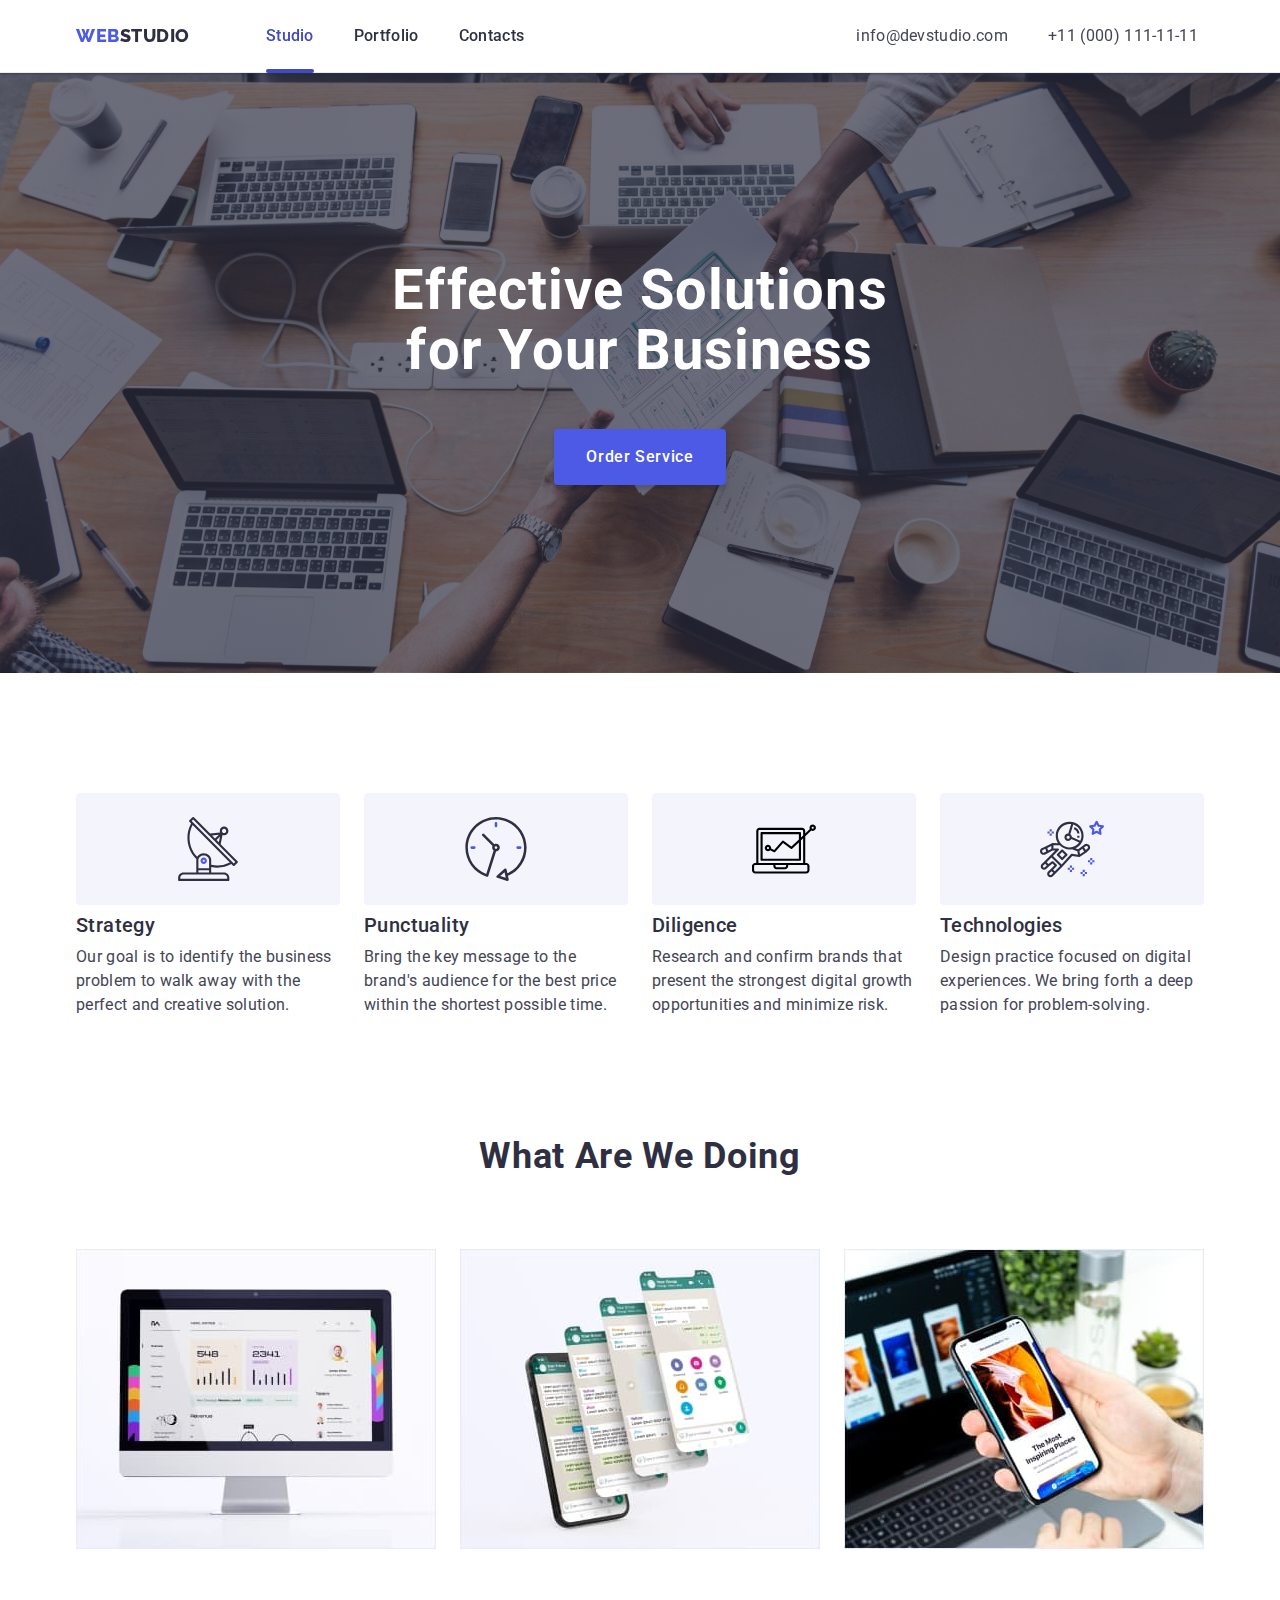
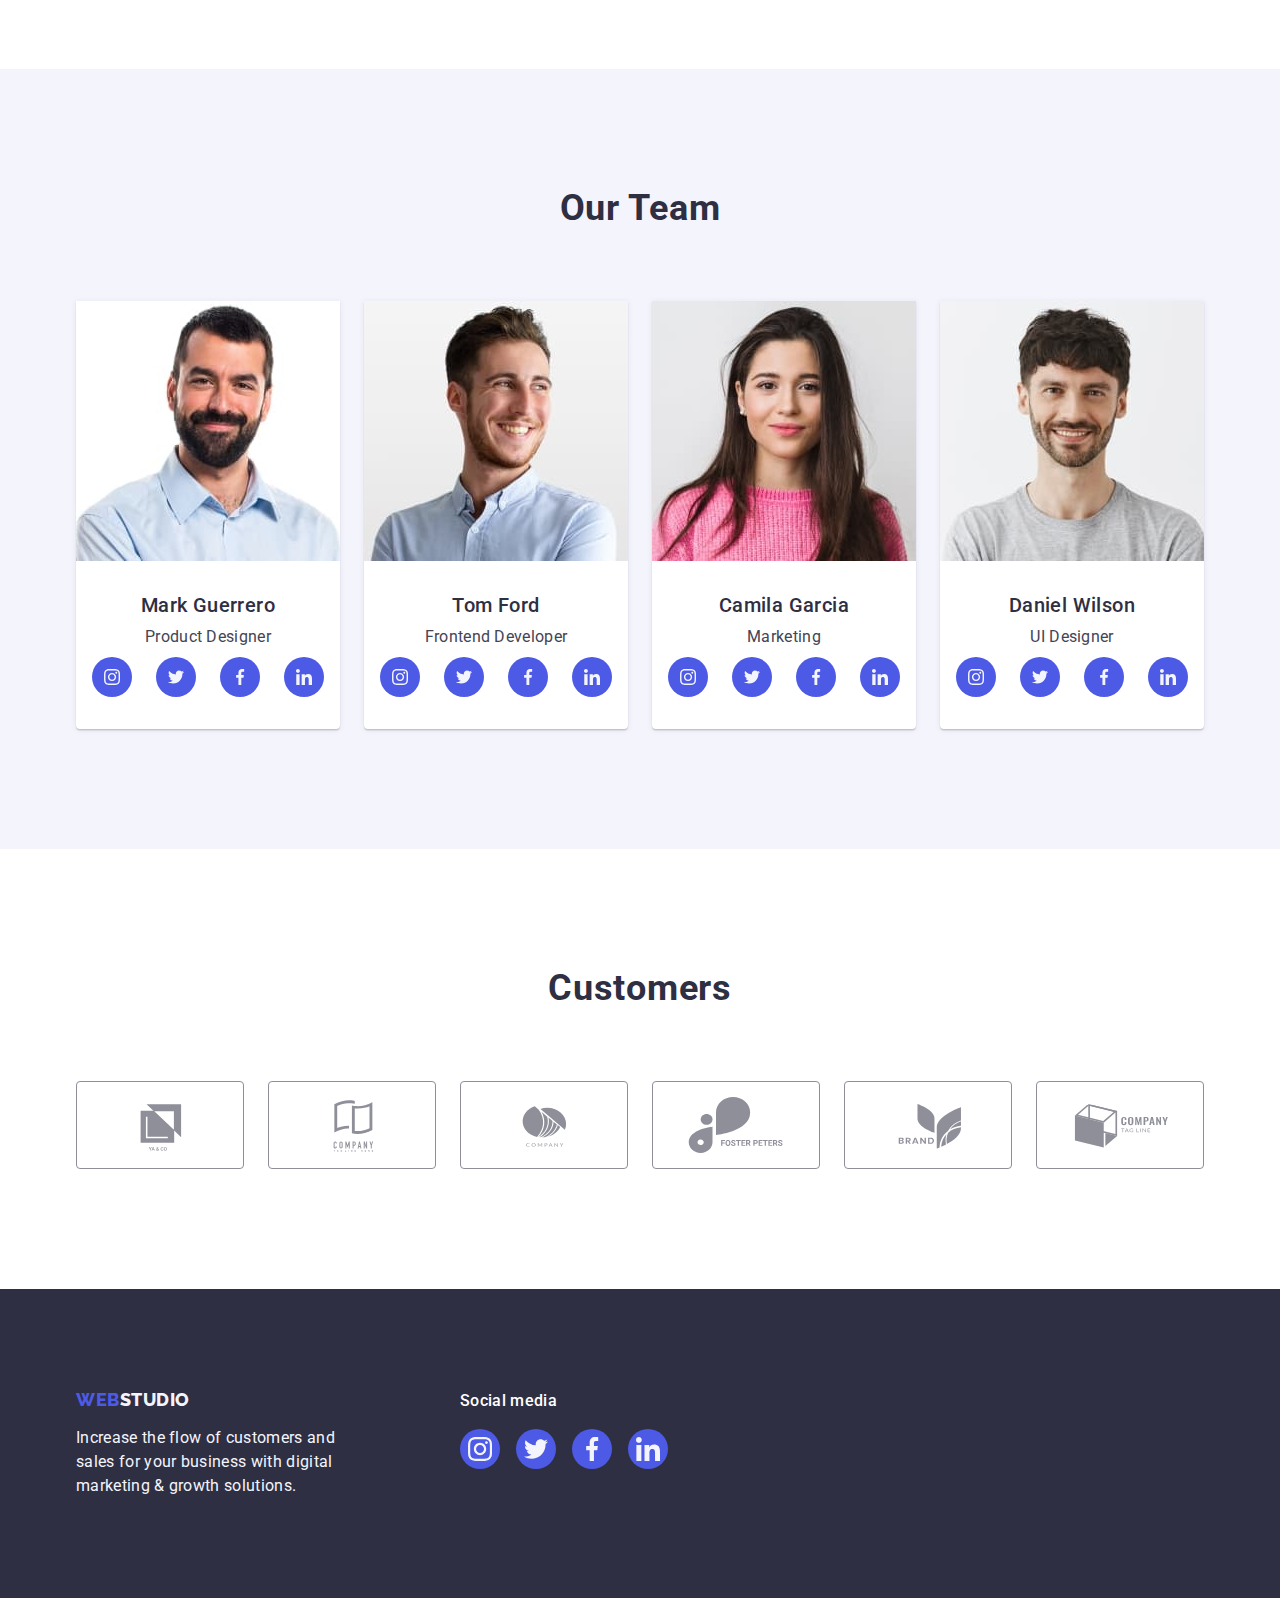
<file: index.html>
<!DOCTYPE html>
<html lang="en">
  <head>
    <meta charset="UTF-8" />
    <meta name="viewport" content="width=device-width, initial-scale=1.0" />
    <title>WebStudio</title>
    <!-- Fonts -->
    <link rel="preconnect" href="https://fonts.googleapis.com" />
    <link rel="preconnect" href="https://fonts.gstatic.com" crossorigin />
    <link
      href="https://fonts.googleapis.com/css2?family=Raleway:wght@800&family=Roboto:wght@400;500;700;900&display=swap"
      rel="stylesheet"
    />
    <!-- Normalizer -->
    <link
      rel="stylesheet"
      href="https://cdn.jsdelivr.net/npm/modern-normalize@2.0.0/modern-normalize.min.css"
    />
    <!-- Styles CSS -->
    <link rel="stylesheet" href="./css/styles.css" />
  </head>

  <body>
    <header class="header">
      <!-- MenuNAV -->
      <div class="container">
        <nav class="nav-box">
          <a class="link logo" href="./index.html"
            >Web<span class="logo-dark">Studio</span>
          </a>
          <ul class="list nav-box-list">
            <li class="list-item">
              <a class="link body-medium current" href="./index.html">Studio</a>
            </li>
            <li class="list-item">
              <a class="link body-medium" href="./portfolio.html">Portfolio</a>
            </li>
            <li class="list-item">
              <a class="link body-medium" href="./Contacts.html">Contacts</a>
            </li>
          </ul>
        </nav>
        <!-- adresess -->
        <address class="address">
          <ul class="address-list list">
            <li class="list-item adr-list-items">
              <a class="link adr-item" href="mailto:info@devstudio.com">
                info@devstudio.com
              </a>
            </li>
            <li class="list-item adr-list-items">
              <a class="link adr-item" href="tel:+110001111111"
                >+11 (000) 111-11-11
              </a>
            </li>
          </ul>
        </address>
      </div>
    </header>

    <main>
      <!-- Hero image -->
      <section class="hero-section">
        <div class="container">
          <h1 class="title-main">Effective Solutions for Your Business</h1>
          <button class="hero-button" type="button" data-modal-open>
            Order Service
          </button>
        </div>
      </section>

      <!-- Benefits -->
      <section class="benefits-section">
        <div class="benefits container">
          <h2 class="visually-hidden">Our benefits</h2>
          <ul class="list">
            <li class="benefits-item">
              <div class="benefits-icons">
                <svg class="benefits-icon" width="64" height="64">
                  <use href="./images/icons.svg#icon-antenna"></use>
                </svg>
              </div>
              <h3 class="title-third">Strategy</h3>
              <p class="benefits-text">
                Our goal is to identify the business problem to walk away with
                the perfect and creative solution.
              </p>
            </li>
            <li class="benefits-item">
              <div class="benefits-icons">
                <svg class="benefits-icon" width="64" height="64">
                  <use href="./images/icons.svg#icon-clock"></use>
                </svg>
              </div>
              <h3 class="title-third">Punctuality</h3>
              <p class="benefits-text">
                Bring the key message to the brand's audience for the best price
                within the shortest possible time.
              </p>
            </li>
            <li class="benefits-item">
              <div class="benefits-icons">
                <svg class="benefits-icon" width="64" height="64">
                  <use href="./images/icons.svg#icon-Vector"></use>
                </svg>
              </div>
              <h3 class="title-third">Diligence</h3>
              <p class="benefits-text">
                Research and confirm brands that present the strongest digital
                growth opportunities and minimize risk.
              </p>
            </li>
            <li class="benefits-item">
              <div class="benefits-icons">
                <svg class="benefits-icon" width="64" height="64">
                  <use href="./images/icons.svg#icon-astronaut"></use>
                </svg>
              </div>
              <h3 class="title-third">Technologies</h3>
              <p class="benefits-text">
                Design practice focused on digital experiences. We bring forth a
                deep passion for problem-solving.
              </p>
            </li>
          </ul>
        </div>
      </section>

      <!-- Our activities -->
      <section class="what-a-w-doing">
        <div class="container activities">
          <h2 class="title-second">What are we doing</h2>
          <ul class="list">
            <li class="activities-item">
              <img
                src="./images/Apple_monitor.jpg"
                alt="Desktop Solution"
                width="360"
              />
            </li>
            <li class="activities-item">
              <img
                src="./images/Multi_task_mobile.jpg"
                alt="Mobile app"
                width="360"
              />
            </li>
            <li class="activities-item">
              <img
                src="./images/Mobile_PC_Sync.jpg"
                alt="Mobile&Desktop sync"
                width="360"
              />
            </li>
          </ul>
        </div>
      </section>

      <!-- Our team -->
      <section class="our-team">
        <div class="container team">
          <h2 class="title-second">Our Team</h2>
          <ul class="list">
            <li class="team-list-item">
              <img
                src="./images/Mark_Guerrero.jpg"
                alt="Mark Guerrero"
                width="264"
              />
              <div class="team-card-content">
                <h3 class="title-third">Mark Guerrero</h3>
                <p class="team-list-text">Product Designer</p>
                <ul class="list">
                  <li class="team-socials-logo">
                    <a
                      class="link"
                      href="https://www.instagram.com/"
                      target="_blank"
                    >
                      <svg class="social-logo" width="16" height="16">
                        <use href="./images/icons.svg#icon-instagram"></use>
                      </svg>
                    </a>
                  </li>
                  <li class="team-socials-logo">
                    <a class="link" href="https://twitter.com/" target="_blank">
                      <svg class="social-logo" width="16" height="16">
                        <use href="./images/icons.svg#icon-twitter"></use>
                      </svg>
                    </a>
                  </li>
                  <li class="team-socials-logo">
                    <a
                      class="link"
                      href="https://www.facebook.com/"
                      target="_blank"
                    >
                      <svg class="social-logo" width="16" height="16">
                        <use href="./images/icons.svg#icon-facebook"></use>
                      </svg>
                    </a>
                  </li>
                  <li class="team-socials-logo">
                    <a
                      class="link"
                      href="https://www.linkedin.com/"
                      target="_blank"
                    >
                      <svg class="social-logo" width="16" height="16">
                        <use href="./images/icons.svg#icon-linkedin"></use>
                      </svg>
                    </a>
                  </li>
                </ul>
              </div>
            </li>
            <li class="team-list-item">
              <img src="./images/Tom_Ford.jpg" alt="Tom Ford" width="264" />
              <div class="team-card-content">
                <h3 class="title-third">Tom Ford</h3>
                <p class="team-list-text">Frontend Developer</p>
                <ul class="list">
                  <li class="team-socials-logo">
                    <a
                      class="link"
                      href="https://www.instagram.com/"
                      target="_blank"
                    >
                      <svg class="social-logo" width="16" height="16">
                        <use href="./images/icons.svg#icon-instagram"></use>
                      </svg>
                    </a>
                  </li>
                  <li class="team-socials-logo">
                    <a class="link" href="https://twitter.com/" target="_blank">
                      <svg class="social-logo" width="16" height="16">
                        <use href="./images/icons.svg#icon-twitter"></use>
                      </svg>
                    </a>
                  </li>
                  <li class="team-socials-logo">
                    <a
                      class="link"
                      href="https://www.facebook.com/"
                      target="_blank"
                    >
                      <svg class="social-logo" width="16" height="16">
                        <use href="./images/icons.svg#icon-facebook"></use>
                      </svg>
                    </a>
                  </li>
                  <li class="team-socials-logo">
                    <a
                      class="link"
                      href="https://www.linkedin.com/"
                      target="_blank"
                    >
                      <svg class="social-logo" width="16" height="16">
                        <use href="./images/icons.svg#icon-linkedin"></use>
                      </svg>
                    </a>
                  </li>
                </ul>
              </div>
            </li>
            <li class="team-list-item">
              <img
                src="./images/Camila_Garcia.jpg"
                alt="Camila Garcia"
                width="264"
              />
              <div class="team-card-content">
                <h3 class="title-third">Camila Garcia</h3>
                <p class="team-list-text">Marketing</p>
                <ul class="list">
                  <li class="team-socials-logo">
                    <a
                      class="link"
                      href="https://www.instagram.com/"
                      target="_blank"
                    >
                      <svg class="social-logo" width="16" height="16">
                        <use href="./images/icons.svg#icon-instagram"></use>
                      </svg>
                    </a>
                  </li>
                  <li class="team-socials-logo">
                    <a class="link" href="https://twitter.com/" target="_blank">
                      <svg class="social-logo" width="16" height="16">
                        <use href="./images/icons.svg#icon-twitter"></use>
                      </svg>
                    </a>
                  </li>
                  <li class="team-socials-logo">
                    <a
                      class="link"
                      href="https://www.facebook.com/"
                      target="_blank"
                    >
                      <svg class="social-logo" width="16" height="16">
                        <use href="./images/icons.svg#icon-facebook"></use>
                      </svg>
                    </a>
                  </li>
                  <li class="team-socials-logo">
                    <a
                      class="link"
                      href="https://www.linkedin.com/"
                      target="_blank"
                    >
                      <svg class="social-logo" width="16" height="16">
                        <use href="./images/icons.svg#icon-linkedin"></use>
                      </svg>
                    </a>
                  </li>
                </ul>
              </div>
            </li>
            <li class="team-list-item">
              <img
                src="./images/Daniel_Wilson.jpg"
                alt="Daniel Wilson"
                width="264"
              />
              <div class="team-card-content">
                <h3 class="title-third">Daniel Wilson</h3>
                <p class="team-list-text">UI Designer</p>
                <ul class="list">
                  <li class="team-socials-logo">
                    <a
                      class="link"
                      href="https://www.instagram.com/"
                      target="_blank"
                    >
                      <svg class="social-logo" width="16" height="16">
                        <use href="./images/icons.svg#icon-instagram"></use>
                      </svg>
                    </a>
                  </li>
                  <li class="team-socials-logo">
                    <a class="link" href="https://twitter.com/" target="_blank">
                      <svg class="social-logo" width="16" height="16">
                        <use href="./images/icons.svg#icon-twitter"></use>
                      </svg>
                    </a>
                  </li>
                  <li class="team-socials-logo">
                    <a
                      class="link"
                      href="https://www.facebook.com/"
                      target="_blank"
                    >
                      <svg class="social-logo" width="16" height="16">
                        <use href="./images/icons.svg#icon-facebook"></use>
                      </svg>
                    </a>
                  </li>
                  <li class="team-socials-logo">
                    <a
                      class="link"
                      href="https://www.linkedin.com/"
                      target="_blank"
                    >
                      <svg class="social-logo" width="16" height="16">
                        <use href="./images/icons.svg#icon-linkedin"></use>
                      </svg>
                    </a>
                  </li>
                </ul>
              </div>
            </li>
          </ul>
        </div>
      </section>

      <!-- Costumers section -->
      <section class="costumers">
        <div class="container">
          <h2 class="title-second">Customers</h2>
          <ul class="list">
            <li class="costumers-list-item">
              <a href="" class="link">
                <svg class="costumers-logo" width="104" height="56">
                  <use href="./images/icons.svg#icon-logo-company-1"></use>
                </svg>
              </a>
            </li>
            <li class="costumers-list-item">
              <a href="" class="link">
                <svg class="costumers-logo" width="104" height="56">
                  <use href="./images/icons.svg#icon-logo-company-2"></use>
                </svg>
              </a>
            </li>
            <li class="costumers-list-item">
              <a href="" class="link">
                <svg class="costumers-logo" width="104" height="56">
                  <use href="./images/icons.svg#icon-logo-company-3"></use>
                </svg>
              </a>
            </li>
            <li class="costumers-list-item">
              <a href="" class="link">
                <svg class="costumers-logo" width="104" height="56">
                  <use href="./images/icons.svg#icon-logo-company-4"></use>
                </svg>
              </a>
            </li>
            <li class="costumers-list-item">
              <a href="" class="link">
                <svg class="costumers-logo" width="104" height="56">
                  <use href="./images/icons.svg#icon-logo-company-5"></use>
                </svg>
              </a>
            </li>
            <li class="costumers-list-item">
              <a href="" class="link">
                <svg class="costumers-logo" width="104" height="56">
                  <use href="./images/icons.svg#icon-logo-company-6"></use>
                </svg>
              </a>
            </li>
          </ul>
        </div>
      </section>
    </main>

    <!-- Footer -->
    <footer class="footer">
      <div class="container">
        <div class="container-box">
          <a class="link logo" href="./index.html"
            >Web<span class="logo-light">Studio</span>
          </a>
          <p class="footer-text">
            Increase the flow of customers and sales for your business with
            digital marketing & growth solutions.
          </p>
        </div>
        <div>
          <p class="body-medium">Social media</p>
          <ul class="list">
            <li class="team-socials-logo">
              <a href="" class="link footer-socials">
                <svg class="social-logo" width="24" height="24">
                  <use href="./images/icons.svg#icon-instagram"></use>
                </svg>
              </a>
            </li>
            <li class="team-socials-logo">
              <a href="" class="link footer-socials">
                <svg class="social-logo" width="24" height="24">
                  <use href="./images/icons.svg#icon-twitter"></use>
                </svg>
              </a>
            </li>
            <li class="team-socials-logo">
              <a href="" class="link footer-socials">
                <svg class="social-logo" width="24" height="24">
                  <use href="./images/icons.svg#icon-facebook"></use>
                </svg>
              </a>
            </li>
            <li class="team-socials-logo">
              <a href="" class="link footer-socials">
                <svg class="social-logo" width="24" height="24">
                  <use href="./images/icons.svg#icon-linkedin"></use>
                </svg>
              </a>
            </li>
          </ul>
        </div>
      </div>
    </footer>

    <!-- Modal window -->
    <div class="backdrop is-hidden" data-modal>
      <div class="modal">
        <button class="modal-btn" type="button" data-modal-close>
          <svg class="modal-btn-ico" width="8" height="8">
            <use href="./images/icons.svg#icon-modal-close"></use>
          </svg>
        </button>
      </div>
    </div>

    <!-- Scripts -->
    <script src="./js/modal.js"></script>
  </body>
</html>
</file>
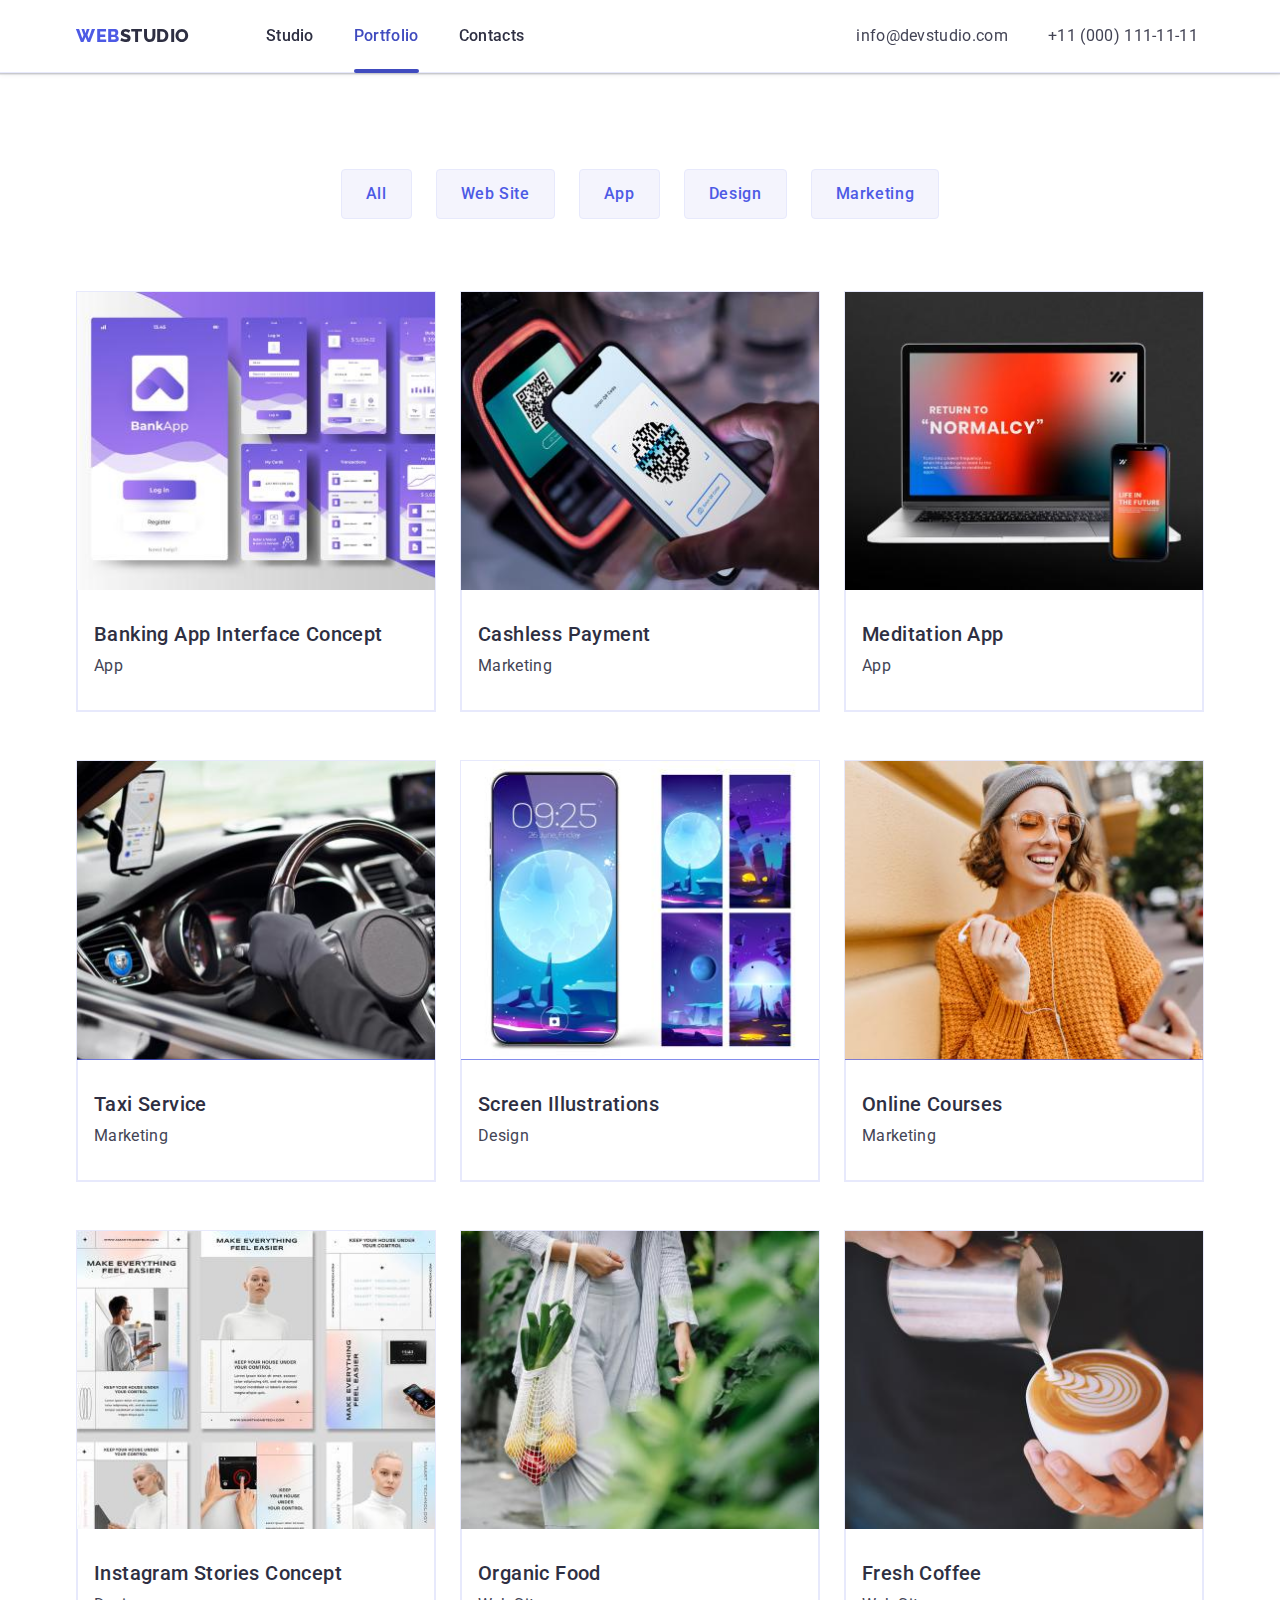
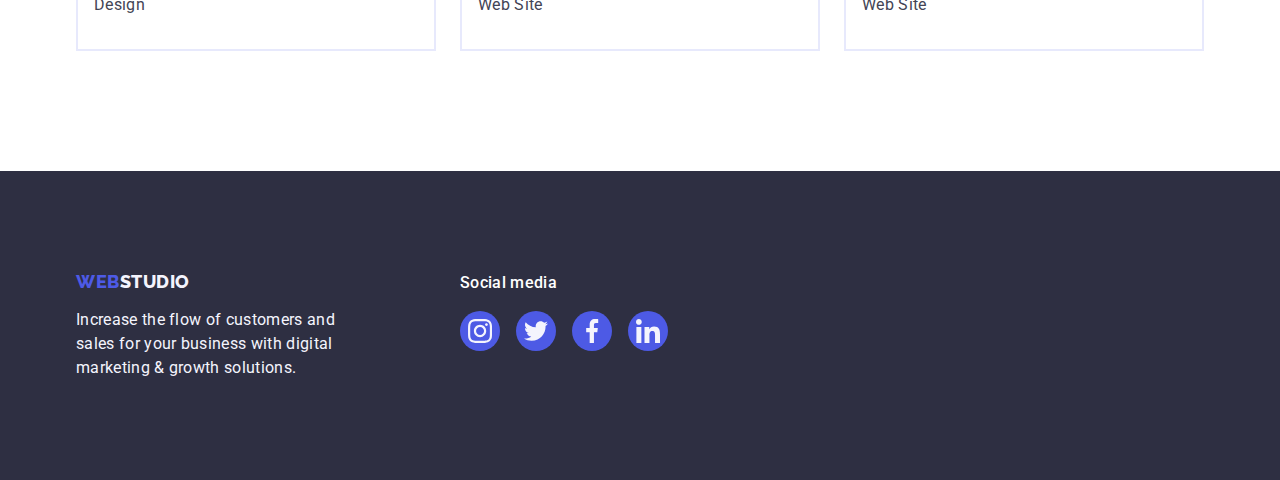
<file: portfolio.html>
<!DOCTYPE html>
<html lang="en">
  <head>
    <meta charset="UTF-8" />
    <meta name="viewport" content="width=device-width, initial-scale=1.0" />
    <title>Portfolio</title>
    <link rel="preconnect" href="https://fonts.googleapis.com" />
    <link rel="preconnect" href="https://fonts.gstatic.com" crossorigin />
    <link
      href="https://fonts.googleapis.com/css2?family=Raleway:wght@800&family=Roboto:wght@400;500;700;900&display=swap"
      rel="stylesheet"
    />
    <!-- Normalizer -->
    <link
      rel="stylesheet"
      href="https://cdn.jsdelivr.net/npm/modern-normalize@2.0.0/modern-normalize.min.css"
    />
    <!-- Styles CSS -->
    <link rel="stylesheet" href="./css/styles.css" />
  </head>

  <body>
    <header class="header">
      <!-- MenuNAV -->
      <div class="container">
        <nav class="nav-box">
          <a class="link logo" href="./index.html"
            >Web<span class="logo-dark">Studio</span>
          </a>
          <ul class="list nav-box-list">
            <li class="list-item">
              <a class="link body-medium" href="./index.html">Studio</a>
            </li>
            <li class="list-item">
              <a class="link body-medium current" href="./portfolio.html"
                >Portfolio</a
              >
            </li>
            <li class="list-item">
              <a class="link body-medium" href="./Contacts.html">Contacts</a>
            </li>
          </ul>
        </nav>
        <!-- adresess -->
        <address class="address">
          <ul class="address-list list">
            <li class="list-item adr-list-items">
              <a class="link adr-item" href="mailto:info@devstudio.com">
                info@devstudio.com
              </a>
            </li>
            <li class="list-item adr-list-items">
              <a class="link adr-item" href="tel:+110001111111"
                >+11 (000) 111-11-11
              </a>
            </li>
          </ul>
        </address>
      </div>
    </header>

    <main>
      <!-- Filter Section -->
      <section class="portfolio-section">
        <div class="container cards">
          <h1 class="visually-hidden">Portfolio items</h1>
          <ul class="list filter">
            <li class="link filter-item">
              <button class="filter-button" type="button">All</button>
            </li>
            <li class="link filter-item">
              <button class="filter-button" type="button">Web Site</button>
            </li>
            <li class="link filter-item">
              <button class="filter-button" type="button">App</button>
            </li>
            <li class="link filter-item">
              <button class="filter-button" type="button">Design</button>
            </li>
            <li class="link filter-item">
              <button class="filter-button" type="button">Marketing</button>
            </li>
          </ul>
          <!-- Row 1 -->
          <ul class="list portf-list">
            <li class="portf-list-item">
              <a class="link" href="">
                <div class="portfolio-card-overlay">
                  <img
                    class="porfolio-img"
                    src="./images/pf-bank-app.jpg"
                    alt="Banking App Interface Concept"
                    width="360"
                  />
                  <p class="portfolio-card-overlay-text">
                    14 Stylish and User-Friendly App Design Concepts · Task
                    Manager App · Calorie Tracker App · Exotic Fruit Ecommerce
                    App · Cloud Storage App
                  </p>
                </div>
                <div class="portf-card-content">
                  <h2 class="title-second">Banking App Interface Concept</h2>
                  <p class="portf-list-text">App</p>
                </div>
              </a>
            </li>
            <li class="portf-list-item">
              <a class="link" href="">
                <div class="portfolio-card-overlay">
                  <img
                    src="./images/pf-cashless-payment.jpg"
                    alt="Cashless Payment"
                    width="360"
                  />
                  <p class="portfolio-card-overlay-text">
                    14 Stylish and User-Friendly App Design Concepts · Task
                    Manager App · Calorie Tracker App · Exotic Fruit Ecommerce App
                    · Cloud Storage App
                  </p>
                </div>
                <div class="portf-card-content">
                  <h2 class="title-second">Cashless Payment</h2>
                  <p class="portf-list-text">Marketing</p>
                </div>
              </a>
            </li>
            <li class="portf-list-item">
              <a class="link" href="">
                <div class="portfolio-card-overlay">
                  <img
                    src="./images/pf-meditation-app.jpg"
                    alt="Meditation App"
                    width="360"
                  />
                  <p class="portfolio-card-overlay-text">
                    14 Stylish and User-Friendly App Design Concepts · Task
                    Manager App · Calorie Tracker App · Exotic Fruit Ecommerce App
                    · Cloud Storage App
                  </p>
                </div>
                <div class="portf-card-content">
                  <h2 class="title-second">Meditation App</h2>
                  <p class="portf-list-text">App</p>
                </div>
              </a>
            </li>
            <!-- Row 2 -->
            <li class="portf-list-item">
              <a class="link" href="">
                <div class="portfolio-card-overlay">
                  <img
                    src="./images/pf-taxi-service.jpg"
                    alt="Taxi Service"
                    width="360"
                  />
                  <p class="portfolio-card-overlay-text">
                    14 Stylish and User-Friendly App Design Concepts · Task
                    Manager App · Calorie Tracker App · Exotic Fruit Ecommerce App
                    · Cloud Storage App
                  </p>
                </div>
                <div class="portf-card-content">
                  <h2 class="title-second">Taxi Service</h2>
                  <p class="portf-list-text">Marketing</p>
                </div>
              </a>
            </li>
            <li class="portf-list-item">
              <a class="link" href="">
                <div class="portfolio-card-overlay">
                  <img
                    src="./images/pf-screen-illustrations.jpg"
                    alt="Screen Illustrations"
                    width="360"
                  />
                  <p class="portfolio-card-overlay-text">
                    14 Stylish and User-Friendly App Design Concepts · Task
                    Manager App · Calorie Tracker App · Exotic Fruit Ecommerce App
                    · Cloud Storage App
                  </p>
                </div>
                <div class="portf-card-content">
                  <h2 class="title-second">Screen Illustrations</h2>
                  <p class="portf-list-text">Design</p>
                </div>
              </a>
            </li>
            <li class="portf-list-item">
              <a class="link" href="">
                <div class="portfolio-card-overlay">
                  <img
                    src="./images/pf-online-courses.jpg"
                    alt="Online Courses"
                    width="360"
                  />
                  <p class="portfolio-card-overlay-text">
                    14 Stylish and User-Friendly App Design Concepts · Task
                    Manager App · Calorie Tracker App · Exotic Fruit Ecommerce App
                    · Cloud Storage App
                  </p>
                </div>
                <div class="portf-card-content">
                  <h2 class="title-second">Online Courses</h2>
                  <p class="portf-list-text">Marketing</p>
                </div>
              </a>
            </li>
            <!-- Row 3 -->
            <li class="portf-list-item">
              <a class="link" href="">
                <div class="portfolio-card-overlay">
                  <img
                    src="./images/pf-insta-stories-concept.jpg"
                    alt="Instagram Stories Concept"
                    width="360"
                  />
                  <p class="portfolio-card-overlay-text">
                    14 Stylish and User-Friendly App Design Concepts · Task
                    Manager App · Calorie Tracker App · Exotic Fruit Ecommerce App
                    · Cloud Storage App
                  </p>
                </div>
                <div class="portf-card-content">
                  <h2 class="title-second">Instagram Stories Concept</h2>
                  <p class="portf-list-text">Design</p>
                </div>
              </a>
            </li>
            <li class="portf-list-item">
              <a class="link" href="">
                <div class="portfolio-card-overlay">
                  <img
                    src="./images/pf-organic-food.jpg"
                    alt="Organic Food"
                    width="360"
                  />
                  <p class="portfolio-card-overlay-text">
                    14 Stylish and User-Friendly App Design Concepts · Task
                    Manager App · Calorie Tracker App · Exotic Fruit Ecommerce App
                    · Cloud Storage App
                  </p>
                </div>
                <div class="portf-card-content">
                  <h2 class="title-second">Organic Food</h2>
                  <p class="portf-list-text">Web Site</p>
                </div>
              </a>
            </li>
            <li class="portf-list-item">
              <a class="link" href="">
                <div class="portfolio-card-overlay">
                  <img
                    src="./images/pf-fresh-coffee.jpg"
                    alt="Fresh Coffee"
                    width="360"
                  />
                  <p class="portfolio-card-overlay-text">
                    14 Stylish and User-Friendly App Design Concepts · Task
                    Manager App · Calorie Tracker App · Exotic Fruit Ecommerce App
                    · Cloud Storage App
                  </p>
                </div>
                <div class="portf-card-content">
                  <h2 class="title-second">Fresh Coffee</h2>
                  <p class="portf-list-text">Web Site</p>
                </div>
              </a>
            </li>
          </ul>
        </div>
      </section>
    </main>

    <footer class="footer">
      <div class="container">
        <div class="container-box">
          <a class="link logo" href="./index.html"
            >Web<span class="logo-light">Studio</span>
          </a>
          <p class="footer-text">
            Increase the flow of customers and sales for your business with
            digital marketing & growth solutions.
          </p>
        </div>
        <div>
          <p class="body-medium">Social media</p>
          <ul class="list">
            <li class="team-socials-logo">
              <a href="" class="link footer-socials">
                <svg class="social-logo" width="24" height="24">
                  <use href="./images/icons.svg#icon-instagram"></use>
                </svg>
              </a>
            </li>
            <li class="team-socials-logo">
              <a href="" class="link footer-socials">
                <svg class="social-logo" width="24" height="24">
                  <use href="./images/icons.svg#icon-twitter"></use>
                </svg>
              </a>
            </li>
            <li class="team-socials-logo">
              <a href="" class="link footer-socials">
                <svg class="social-logo" width="24" height="24">
                  <use href="./images/icons.svg#icon-facebook"></use>
                </svg>
              </a>
            </li>
            <li class="team-socials-logo">
              <a href="" class="link footer-socials">
                <svg class="social-logo" width="24" height="24">
                  <use href="./images/icons.svg#icon-linkedin"></use>
                </svg>
              </a>
            </li>
          </ul>
        </div>
      </div>
    </footer>
  </body>
</html>
</file>
<file: css/styles.css>
*,
*::after,
::before {
  padding: 0;
  margin: 0;
}

img {
  display: block;
  width: 100%;
  height: auto;
}

button {
  font-family: inherit;
  display: block;
  cursor: pointer;
  border: none;
}

.list {
  list-style: none;
}

.link {
  text-decoration: none;
}

/* VARIABLES */
:root {
  --navyblue: #2e2f42;
  --navyblue-modal: rgba(46, 47, 66, 0.4);
  --iris: #4d5ae5;
  --slate: #434455;
  --main-bkgrnd-color: #ffffff;
  --cloud: #f4f4fd;
  --ocean: #404bbf;
  --white: #ffffff;
  --cornflower: #e7e9fc;
  --lightslate: #8e8f99;
  --green: #31d0aa;
  --dairy: #fcfcfc;
  --listed-gap: 24px;
  --transition-settings: 250ms cubic-bezier(0.4, 0, 0.2, 1);
}

.visually-hidden {
  position: absolute;
  width: 1px;
  height: 1px;
  margin: -1px;
  border: 0;
  padding: 0;
  white-space: nowrap;
  clip-path: inset(100%);
  clip: rect(0 0 0 0);
  overflow: hidden;
}

body {
  background-color: var(--main-bkgrnd-color);
  font-family: "Roboto", sans-serif;
  font-style: normal;
  color: #434455;
}

.container {
  max-width: 1158px;
  margin: 0 auto;
  padding: 0 15px;
}

.title-main {
  color: var(--white);
  font-size: 56px;
  font-weight: 700;
  line-height: 1.07;
  letter-spacing: 0.02em;
  text-align: center;
  max-width: 496px;
  margin-bottom: 48px;
}

.title-second {
  color: var(--navyblue);
  font-size: 36px;
  font-weight: 700;
  line-height: 1.11;
  letter-spacing: 0.019em;
  text-transform: capitalize;
  text-align: center;
  margin: 0 auto;
}

.title-third {
  color: var(--navyblue);
  font-size: 20px;
  font-weight: 500;
  line-height: 1.2;
  letter-spacing: 0.02em;
  text-align: left;
}

.small-text {
  font-size: 12px;
  font-weight: 400;
  line-height: 1.17; /* 116.667% */
  letter-spacing: 0.48px;
}

.body-medium {
  font-weight: 500;
  line-height: 1.5; /* 150% */
  letter-spacing: 0.02em;
}

/*  */
/*  */
/* HEADER */
/*  */
/*  */

.header {
  border-bottom: 1px solid #e7e9fc;
  box-shadow: 0px 2px 1px rgba(46, 47, 66, 0.08),
    0px 1px 1px rgba(46, 47, 66, 0.16), 0px 1px 6px rgba(46, 47, 66, 0.08);
  position: sticky;
  top: 0;
  background-color: #ffffff;
  z-index: 1;
}

header .container {
  display: flex;
  padding: 0 15px;
  width: 1158px;
  align-items: center;
}

/* Logo */
.header .logo {
  color: var(--iris);
  font-family: "Raleway", sans-serif;
  font-size: 18px;
  font-weight: 800;
  line-height: 1.17;
  letter-spacing: 0.03em;
  text-transform: uppercase;
}

.nav-box .link.logo {
  margin-right: 76px;
}

.header .logo-dark {
  color: var(--navyblue);
}

.logo-light {
  color: var(--cloud);
}

.nav-box {
  display: flex;
  margin-right: 332px;
  align-items: center;
}

.nav-box-list .link {
  display: block;
  padding-top: 24px;
  padding-bottom: 24px;
  color: var(--navyblue);
  position: relative;
  transition: color var(--transition-settings);
}

.nav-box-list .link:hover,
.nav-box-list .link:focus {
  color: var(--ocean);
}

.list.nav-box-list {
  display: flex;
  gap: 40px;
}

.address {
  font-style: normal;
}

.address-list {
  display: flex;
}

.address-list .list-item:first-child {
  margin-right: 40px;
}

.link.adr-item {
  line-height: 1.5; /* 150% */
  letter-spacing: 0.02em;
  color: var(--slate);
  transition: color var(--transition-settings);
}

.link.adr-item:hover,
.link.adr-item:focus {
  color: var(--ocean);
}

.nav-box-list .link:hover::after,
.nav-box-list .link:focus::after {
  content: "";
  display: block;
  position: absolute;
  bottom: -1px;
  width: 100%;
  height: 4px;
  border-radius: 2px;
  background: var(--ocean);
}

.nav-box-list .link.current {
  color: var(--ocean);
}

.current::after {
  content: "";
  display: block;
  position: absolute;
  bottom: -1px;
  width: 100%;
  height: 4px;
  border-radius: 2px;
  background: var(--ocean);
}

/*  */
/*  */
/* Hero Section */
/*  */
/*  */

.hero-section {
  max-width: 1440px;
  margin: 0 auto;
  padding: 188px 0;
  background-color: var(--navyblue);
  background-image: linear-gradient(
      rgba(46, 47, 66, 0.7),
      rgba(46, 47, 66, 0.7)
    ),
    url(../images/hero-image-people-office.jpg);
  background-size: cover;
  background-repeat: no-repeat;
  background-position: 50% 50%;
}

.hero-section .container {
  display: flex;
  flex-direction: column;
  align-items: center;
}

.hero-button {
  min-width: 169px;
  background-color: #4d5ae5;
  color: #ffffff;
  font-weight: 500;
  line-height: 1.5; /* 150% */
  letter-spacing: 0.04em;
  padding: 16px 32px;
  border-radius: 4px;
  box-shadow: 0px 4px 4px 0px rgba(0, 0, 0, 0.15);
  transition: background-color var(--transition-settings);
}

.hero-button:hover,
.hero-button:focus {
  background-color: #404bbf;
}

/*  */
/*  */
/* Benefits */
/*  */
/*  */

.benefits-section {
  padding: 120px 0;
}

.benefits .title-third {
  margin-bottom: 8px;
}

.benefits-text {
  display: block;
  color: var(--slate);
  line-height: 1.5; /* 150% */
  letter-spacing: 0.02em;
}

.benefits.container .list {
  display: flex;
  flex-wrap: wrap;
  --listeditems: 4;
  gap: var(--listed-gap);
}

.benefits.container {
  display: flex;
  justify-content: center;
  align-items: center;
}

.benefits-item {
  width: calc(
    (100% - var(--listed-gap) * (var(--listeditems) - 1)) / var(--listeditems)
  );
}

.benefits-icons {
  display: flex;
  justify-content: center;
  align-items: center;
  height: 112px;
  background-color: var(--cloud);
  border-radius: 4px;
  margin-bottom: 8px;
}

/*  */
/*  */
/* What are we doing */
/*  */
/*  */

.what-a-w-doing {
  padding-bottom: 120px;
}

.container.activities .title-second {
  margin-bottom: 72px;
}

.container.activities .list {
  display: flex;
  flex-wrap: wrap;
  --listeditems: 3;
  gap: var(--listed-gap);
}

.activities-item {
  width: calc(
    (100% - var(--listed-gap) * (var(--listeditems) - 1)) / var(--listeditems)
  );
}

/*  */
/*  */
/* OUR TEAM */
/*  */
/*  */

.our-team {
  padding: 120px 0;
  background-color: var(--cloud);
}

.container.team .title-second {
  margin-bottom: 72px;
}

.container.team .list {
  display: flex;
  flex-wrap: wrap;
  justify-content: center;
  --listeditems: 4;
  gap: var(--listed-gap);
}

.team-list-item {
  width: calc(
    (100% - var(--listed-gap) * (var(--listeditems) - 1)) / var(--listeditems)
  );
  border-radius: 0px 0px 4px 4px;
  background: var(--white);
  box-shadow: 0px 2px 1px 0px rgba(46, 47, 66, 0.08),
    0px 1px 1px 0px rgba(46, 47, 66, 0.16),
    0px 1px 6px 0px rgba(46, 47, 66, 0.08);
}

.team-card-content {
  display: flex;
  flex-direction: column;
  gap: 8px;
  text-align: center;
  padding: 32px 0;
}

.team-card-content .title-third {
  text-align: center;
}

.team-list-text {
  line-height: 1.5; /* 150% */
  letter-spacing: 0.02em;
}

.team-card-content .link {
  display: flex;
  width: 40px;
  height: 40px;
  border-radius: 50%;
  background-color: var(--iris);
  align-items: center;
  justify-content: center;
  transition: background-color var(--transition-settings);
}

.team-card-content .link:hover,
.team-card-content .link:focus {
  background-color: var(--ocean);
}

.team-card-content {
  margin: 0 16px;
}

.social-logo {
  fill: var(--cloud);
}

/**
  |============================
  | Costumers section
  |============================
*/

.costumers .title-second {
  margin-bottom: 72px;
}

.costumers {
  padding: 120px 0 120px 0;
}

.costumers .list {
  display: flex;
  flex-wrap: wrap;
  gap: var(--listed-gap);
  --listeditems: 6;
}
.costumers-list-item {
  display: flex;
  width: calc(
    (100% - var(--listed-gap) * (var(--listeditems) - 1)) / var(--listeditems)
  );
  height: 88px;
}

.costumers-list-item .link {
  width: 100%;
  display: flex;
  align-items: center;
  justify-content: center;
  color: var(--lightslate);
  border-radius: 4px;
  border: 1px solid var(--lightslate);
  padding: 16px 32px;
  transition: border-color var(--transition-settings),
    color var(--transition-settings);
}

.costumers-list-item .link:hover,
.costumers-list-item .link:focus {
  color: var(--ocean);
  border-color: var(--ocean);
}

.costumers-logo {
  fill: currentColor;
  transition: fill var(--transition-settings);
}

/*  */
/*  */
/* Footer */
/*  */
/*  */

.footer-text {
  color: var(--cloud);
  line-height: 1.5; /* 150% */
  letter-spacing: 0.02em;
}

.footer {
  background-color: var(--navyblue);
  padding: 100px 0;
}

.footer .link.logo {
  color: var(--iris);
  font-family: "Raleway", sans-serif;
  font-size: 18px;
  font-weight: 800;
  line-height: 1.17;
  letter-spacing: 0.03em;
  text-transform: uppercase;
}

.footer-text {
  width: 264px;
}

.footer .link {
  display: inline-block;
  margin-bottom: 16px;
}

.footer .body-medium {
  color: var(--white);
  margin-bottom: 16px;
}

.footer .container {
  display: flex;
  align-items: baseline;
}

.container-box {
  margin-right: 120px;
}

.footer .list {
  display: flex;
  gap: 16px;
}

.team-socials-logo {
  width: 40px;
  height: 40px;
}

.team-socials-logo .link {
  height: 100%;
  width: 100%;
}

.footer .footer-socials {
  display: flex;
  align-items: center;
  justify-content: center;
  border-radius: 50%;
  background-color: var(--iris);
  padding: 8px;
  transition: background-color var(--transition-settings);
}

.footer .footer-socials:hover,
.footer .footer-socials:focus {
  background-color: var(--green);
}

/**
  |============================
  | Modal window
  |============================
*/

.backdrop {
  position: fixed;
  top: 0;
  left: 0;
  width: 100%;
  height: 100%;
  background-color: var(--navyblue-modal);
  z-index: 2;
  transition: opacity var(--transition-settings),
    visibility var(--transition-settings);
}

.backdrop .modal {
  position: absolute;
  top: 50%;
  left: 50%;
  transform: translate(-50%, -50%);
  width: 408px;
  min-height: 584px;
  border-radius: 4px;
  background-color: var(--dairy);
  box-shadow: 0px 2px 1px 0px rgba(0, 0, 0, 0.2),
    0px 1px 3px 0px rgba(0, 0, 0, 0.12), 0px 1px 1px 0px rgba(0, 0, 0, 0.14);
  transition: transform var(--transition-settings);
}

.backdrop .modal-btn {
  display: flex;
  align-items: center;
  justify-content: center;
  position: absolute;
  right: var(--listed-gap);
  top: var(--listed-gap);
  width: 24px;
  height: 24px;
  fill: var(--cornflower);
  border: 1px solid var(--cornflower);
  border-radius: 50%;
  border-color: rgba(0, 0, 0, 0.1);
  background-color: var(--cornflower);
  padding: 0x;
  transition: background-color var(--transition-settings),
    border var(--transition-settings);
}

.backdrop .modal-btn:hover,
.backdrop .modal-btn:focus {
  background-color: var(--ocean);
  border: none;
}

.backdrop.is-hidden {
  opacity: 0;
  pointer-events: none;
  visibility: hidden;
}

.backdrop .modal-btn-ico {
  fill: black;
  transition: fill var(--transition-settings);
}

.backdrop .modal-btn:hover .modal-btn-ico,
.backdrop .modal-btn:focus .modal-btn-ico {
  fill: var(--main-bkgrnd-color);
}

/* PORTFOLIO */
/* PORTFOLIO */
/* PORTFOLIO */
/* PORTFOLIO */
/* PORTFOLIO */
/* PORTFOLIO */

.portfolio-section {
  padding-top: 96px;
  padding-bottom: 120px;
}

.portfolio-section .list.filter {
  display: flex;
  gap: var(--listed-gap);
  justify-content: center;
  margin-bottom: 72px;
}

.portfolio-section .filter-button {
  color: #4d5ae5;
  background-color: #f4f4fd;
  font-weight: 500;
  line-height: 1.5; /* 150% */
  letter-spacing: 0.04em;
  padding: 12px 24px;
  border: 1px solid var(--cornflower);
  border-radius: 4px;
  transition: color var(--transition-settings),
    background-color var(--transition-settings),
    border-color var(--transition-settings),
    box-shadow var(--transition-settings);
}

.portfolio-section .filter-button:hover,
.portfolio-section .filter-button:focus {
  color: #ffffff;
  background-color: var(--ocean);
  border: 1px solid transparent;
  box-shadow: 0px 2px 2px 0px rgba(0, 0, 0, 0.12),
    0px 2px 1px 0px rgba(0, 0, 0, 0.08), 0px 3px 1px 0px rgba(0, 0, 0, 0.1);
}

/* список */
.portf-list {
  display: flex;
  flex-wrap: wrap;
  --listeditems: 3;
  row-gap: calc(var(--listed-gap) * 2);
  column-gap: var(--listed-gap);
}

.portfolio-section .portf-list-item {
  width: calc(
    (100% - var(--listed-gap) * (var(--listeditems) - 1)) / var(--listeditems)
  );
  border: 1px solid var(--cornflower);
  background: var(--white);
}

.portfolio-section .portf-list .link:hover,
.portfolio-section .portf-list .link:focus {
  box-shadow: 0px 2px 1px 0px rgba(46, 47, 66, 0.08),
    0px 1px 1px 0px rgba(46, 47, 66, 0.16),
    0px 1px 6px 0px rgba(46, 47, 66, 0.08);
}

.portfolio-section .portf-list .link {
  position: relative;
  display: block;
  transition: box-shadow var(--transition-settings);
}

.portfolio-section .portfolio-card-overlay {
  position: relative;
  overflow: hidden;
}

.portfolio-section .portfolio-card-overlay-text {
  position: absolute;
  top: 0;
  left: 0;
  transform: translateY(100%);
  color: var(--cloud);
  padding: 40px 32px;
  width: 100%;
  height: 100%;
  line-height: 1.5; /* 150% */
  letter-spacing: 0.02em;
  width: 100%;
  height: 100%;
  background-color: var(--iris);
  transition: transform var(--transition-settings);
}

.portfolio-section .portf-list .link:hover .portfolio-card-overlay-text,
.portfolio-section .portf-list .link:focus .portfolio-card-overlay-text {
  transform: translateY(0%);
}

.portfolio-section .title-second {
  text-align: left;
  font-size: 20px;
  font-weight: 500;
  line-height: 1.2; /* 120% */
  letter-spacing: 0.02em;
  margin-bottom: 8px;
}

.portf-list-text {
  color: var(--slate);
  line-height: 1.5; /* 150% */
  letter-spacing: 0.02em;
}

.portf-card-content {
  padding: 32px 16px;
  border: 1px solid #e7e9fc;
  border-top: none;
}
</file>
